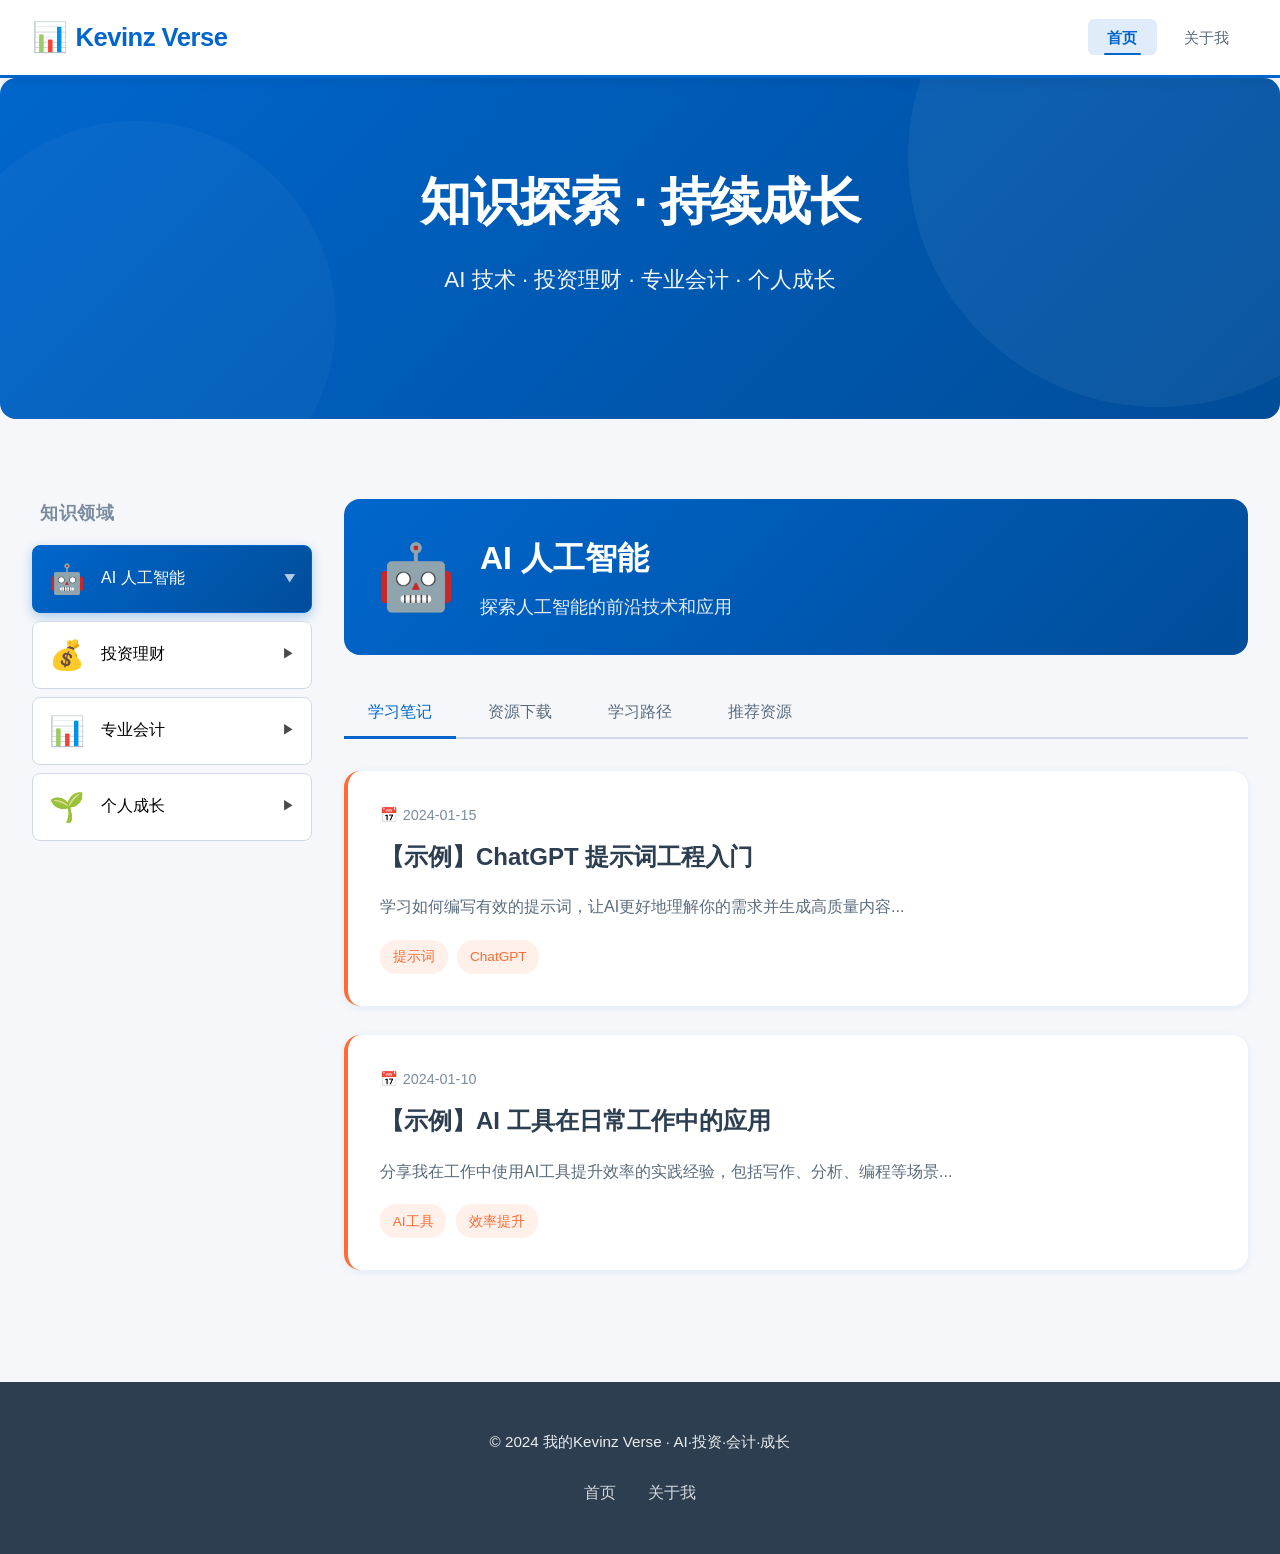
<file: index.html>
<!DOCTYPE html>
<html lang="zh-CN">
<head>
    <meta charset="UTF-8">
    <meta name="viewport" content="width=device-width, initial-scale=1.0">
    <meta name="description" content="专业Kevinz Verse - AI·投资·会计·个人成长">
    <title>首页 - 我的Kevinz Verse</title>
    <link rel="stylesheet" href="css/style.css">
</head>
<body>
    <!-- 导航栏 -->
    <nav class="navbar">
        <div class="nav-container">
            <a href="index.html" class="nav-logo">Kevinz Verse</a>
            <ul class="nav-menu">
                <li><a href="index.html" class="active">首页</a></li>
                <li><a href="about.html">关于我</a></li>
            </ul>
        </div>
    </nav>

    <!-- 主内容区 -->
    <main class="container-fluid">
        <!-- Hero 区域 -->
        <section class="hero">
            <h1 class="hero-title">知识探索 · 持续成长</h1>
            <p class="hero-subtitle">AI 技术 · 投资理财 · 专业会计 · 个人成长</p>
        </section>

        <!-- 左右分栏布局 -->
        <div class="main-layout">
            <!-- 左侧模块导航 -->
            <aside class="module-sidebar">
                <h2 class="sidebar-title">知识领域</h2>
                <nav class="module-nav">
                    <button class="module-item active" data-module="ai">
                        <span class="module-icon">🤖</span>
                        <span class="module-name">AI 人工智能</span>
                        <span class="module-arrow">▶</span>
                    </button>
                    <button class="module-item" data-module="investment">
                        <span class="module-icon">💰</span>
                        <span class="module-name">投资理财</span>
                        <span class="module-arrow">▶</span>
                    </button>
                    <button class="module-item" data-module="accounting">
                        <span class="module-icon">📊</span>
                        <span class="module-name">专业会计</span>
                        <span class="module-arrow">▶</span>
                    </button>
                    <button class="module-item" data-module="growth">
                        <span class="module-icon">🌱</span>
                        <span class="module-name">个人成长</span>
                        <span class="module-arrow">▶</span>
                    </button>
                </nav>
            </aside>

            <!-- 右侧内容区域 -->
            <div class="content-area">
                <!-- 模块内容容器 -->
                <div id="module-content">
                    <!-- AI 模块内容 -->
                    <div class="module-content active" id="module-ai">
                        <header class="module-header">
                            <div class="module-icon-large">🤖</div>
                            <div>
                                <h1 class="module-title">AI 人工智能</h1>
                                <p class="module-subtitle">探索人工智能的前沿技术和应用</p>
                            </div>
                        </header>

                        <!-- 子标签导航 -->
                        <div class="tab-nav">
                            <button class="tab-btn active" data-tab="notes">学习笔记</button>
                            <button class="tab-btn" data-tab="resources">资源下载</button>
                            <button class="tab-btn" data-tab="path">学习路径</button>
                            <button class="tab-btn" data-tab="recommend">推荐资源</button>
                        </div>

                        <!-- 学习笔记标签页 -->
                        <div class="tab-content active" data-tab="notes">
                            <div class="notes-grid">
                                <article class="note-card">
                                    <div class="note-date">2024-01-15</div>
                                    <h3 class="note-title">【示例】ChatGPT 提示词工程入门</h3>
                                    <p class="note-excerpt">学习如何编写有效的提示词，让AI更好地理解你的需求并生成高质量内容...</p>
                                    <div class="note-tags">
                                        <span class="note-tag">提示词</span>
                                        <span class="note-tag">ChatGPT</span>
                                    </div>
                                </article>
                                <article class="note-card">
                                    <div class="note-date">2024-01-10</div>
                                    <h3 class="note-title">【示例】AI 工具在日常工作中的应用</h3>
                                    <p class="note-excerpt">分享我在工作中使用AI工具提升效率的实践经验，包括写作、分析、编程等场景...</p>
                                    <div class="note-tags">
                                        <span class="note-tag">AI工具</span>
                                        <span class="note-tag">效率提升</span>
                                    </div>
                                </article>
                            </div>
                        </div>

                        <!-- 资源下载标签页 -->
                        <div class="tab-content" data-tab="resources">
                            <div class="files-grid">
                                <div class="file-card">
                                    <div class="file-icon pdf"></div>
                                    <div class="file-name">【示例】AI学习路线图.pdf</div>
                                    <div class="file-description">从入门到精通的AI学习完整路线图，包含推荐课程和资源</div>
                                    <div class="file-meta">
                                        <span>📄 PDF</span>
                                        <span>📦 5MB</span>
                                    </div>
                                    <button class="file-download-btn">⬇️ 下载文件</button>
                                </div>
                                <div class="file-card">
                                    <div class="file-icon zip"></div>
                                    <div class="file-name">【示例】提示词模板库.zip</div>
                                    <div class="file-description">精选100+个高质量提示词模板，涵盖多种应用场景</div>
                                    <div class="file-meta">
                                        <span>📦 ZIP</span>
                                        <span>📦 2MB</span>
                                    </div>
                                    <button class="file-download-btn">⬇️ 下载文件</button>
                                </div>
                            </div>
                        </div>

                        <!-- 学习路径标签页 -->
                        <div class="tab-content" data-tab="path">
                            <div class="path-timeline">
                                <div class="path-item">
                                    <div class="path-number">1</div>
                                    <div class="path-content">
                                        <h4>AI 基础认知</h4>
                                        <p>了解AI的基本概念、发展历史和应用领域</p>
                                        <div class="path-tags">
                                            <span class="tag-item">2周</span>
                                            <span class="tag-item">入门</span>
                                        </div>
                                    </div>
                                </div>
                                <div class="path-item">
                                    <div class="path-number">2</div>
                                    <div class="path-content">
                                        <h4>提示词工程</h4>
                                        <p>掌握提示词编写技巧，学会与AI高效沟通</p>
                                        <div class="path-tags">
                                            <span class="tag-item">4周</span>
                                            <span class="tag-item">进阶</span>
                                        </div>
                                    </div>
                                </div>
                                <div class="path-item">
                                    <div class="path-number">3</div>
                                    <div class="path-content">
                                        <h4>AI工具实战</h4>
                                        <p>在实际工作场景中应用各类AI工具提升效率</p>
                                        <div class="path-tags">
                                            <span class="tag-item">持续</span>
                                            <span class="tag-item">实践</span>
                                        </div>
                                    </div>
                                </div>
                            </div>
                        </div>

                        <!-- 推荐资源标签页 -->
                        <div class="tab-content" data-tab="recommend">
                            <div class="recommend-grid">
                                <div class="recommend-card">
                                    <div class="recommend-type">📚 书籍</div>
                                    <h4 class="recommend-title">【示例】《GPT-4大模型微调实战》</h4>
                                    <p class="recommend-desc">深入浅出地讲解大模型微调技术</p>
                                </div>
                                <div class="recommend-card">
                                    <div class="recommend-type">🎓 课程</div>
                                    <h4 class="recommend-title">【示例】Andrew Ng AI课程系列</h4>
                                    <p class="recommend-desc">吴恩达老师的经典AI课程</p>
                                </div>
                                <div class="recommend-card">
                                    <div class="recommend-type">🔗 网站</div>
                                    <h4 class="recommend-title">【示例】OpenAI 官方文档</h4>
                                    <p class="recommend-desc">最权威的AI技术文档和API指南</p>
                                </div>
                            </div>
                        </div>
                    </div>

                    <!-- 投资理财模块内容 -->
                    <div class="module-content" id="module-investment">
                        <header class="module-header">
                            <div class="module-icon-large">💰</div>
                            <div>
                                <h1 class="module-title">投资理财</h1>
                                <p class="module-subtitle">稳健投资，财富增值</p>
                            </div>
                        </header>

                        <!-- 子标签导航 -->
                        <div class="tab-nav">
                            <button class="tab-btn active" data-tab="notes">学习笔记</button>
                            <button class="tab-btn" data-tab="resources">资源下载</button>
                            <button class="tab-btn" data-tab="path">学习路径</button>
                            <button class="tab-btn" data-tab="recommend">推荐资源</button>
                        </div>

                        <!-- 学习笔记 -->
                        <div class="tab-content active" data-tab="notes">
                            <div class="notes-grid">
                                <article class="note-card">
                                    <div class="note-date">2024-01-12</div>
                                    <h3 class="note-title">【示例】价值投资理念与实践</h3>
                                    <p class="note-excerpt">巴菲特价值投资核心理念解读，以及如何在A股市场实践价值投资...</p>
                                    <div class="note-tags">
                                        <span class="note-tag">价值投资</span>
                                        <span class="note-tag">巴菲特</span>
                                    </div>
                                </article>
                                <article class="note-card">
                                    <div class="note-date">2024-01-08</div>
                                    <h3 class="note-title">【示例】基金定投策略分析</h3>
                                    <p class="note-excerpt">如何通过基金定投实现长期稳健收益？分享我的定投策略和经验...</p>
                                    <div class="note-tags">
                                        <span class="note-tag">基金定投</span>
                                        <span class="note-tag">稳健理财</span>
                                    </div>
                                </article>
                            </div>
                        </div>

                        <!-- 资源下载 -->
                        <div class="tab-content" data-tab="resources">
                            <div class="files-grid">
                                <div class="file-card">
                                    <div class="file-icon xls"></div>
                                    <div class="file-name">【示例】投资收益计算器.xlsx</div>
                                    <div class="file-description">用于计算投资组合的预期收益和风险评估</div>
                                    <div class="file-meta">
                                        <span>📈 XLS</span>
                                        <span>📦 1MB</span>
                                    </div>
                                    <button class="file-download-btn">⬇️ 下载文件</button>
                                </div>
                                <div class="file-card">
                                    <div class="file-icon pdf"></div>
                                    <div class="file-name">【示例】基金筛选指标.pdf</div>
                                    <div class="file-description">如何筛选优质基金的实用指南</div>
                                    <div class="file-meta">
                                        <span>📄 PDF</span>
                                        <span>📦 3MB</span>
                                    </div>
                                    <button class="file-download-btn">⬇️ 下载文件</button>
                                </div>
                            </div>
                        </div>

                        <!-- 学习路径 -->
                        <div class="tab-content" data-tab="path">
                            <div class="path-timeline">
                                <div class="path-item">
                                    <div class="path-number">1</div>
                                    <div class="path-content">
                                        <h4>理财基础</h4>
                                        <p>建立正确的理财观念，了解基本的金融知识</p>
                                        <div class="path-tags">
                                            <span class="tag-item">2周</span>
                                            <span class="tag-item">入门</span>
                                        </div>
                                    </div>
                                </div>
                                <div class="path-item">
                                    <div class="path-number">2</div>
                                    <div class="path-content">
                                        <h4>基金投资</h4>
                                        <p>学会选择和配置基金，构建投资组合</p>
                                        <div class="path-tags">
                                            <span class="tag-item">4周</span>
                                            <span class="tag-item">进阶</span>
                                        </div>
                                    </div>
                                </div>
                                <div class="path-item">
                                    <div class="path-number">3</div>
                                    <div class="path-content">
                                        <h4>股票投资</h4>
                                        <p>学习股票分析方法，进行价值投资实践</p>
                                        <div class="path-tags">
                                            <span class="tag-item">持续</span>
                                            <span class="tag-item">实践</span>
                                        </div>
                                    </div>
                                </div>
                            </div>
                        </div>

                        <!-- 推荐资源 -->
                        <div class="tab-content" data-tab="recommend">
                            <div class="recommend-grid">
                                <div class="recommend-card">
                                    <div class="recommend-type">📚 书籍</div>
                                    <h4 class="recommend-title">【示例】《聪明的投资者》</h4>
                                    <p class="recommend-desc">格雷厄姆的经典投资著作</p>
                                </div>
                                <div class="recommend-card">
                                    <div class="recommend-type">📱 APP</div>
                                    <h4 class="recommend-title">【示例】且慢</h4>
                                    <p class="recommend-desc">专业的基金投资平台</p>
                                </div>
                                <div class="recommend-card">
                                    <div class="recommend-type">🔗 网站</div>
                                    <h4 class="recommend-title">【示例】雪球</h4>
                                    <p class="recommend-desc">优质的投资社区</p>
                                </div>
                            </div>
                        </div>
                    </div>

                    <!-- 专业会计模块内容 -->
                    <div class="module-content" id="module-accounting">
                        <header class="module-header">
                            <div class="module-icon-large">📊</div>
                            <div>
                                <h1 class="module-title">专业会计</h1>
                                <p class="module-subtitle">财务专业知识的系统化整理</p>
                            </div>
                        </header>

                        <!-- 子标签导航 -->
                        <div class="tab-nav">
                            <button class="tab-btn active" data-tab="notes">学习笔记</button>
                            <button class="tab-btn" data-tab="resources">资源下载</button>
                            <button class="tab-btn" data-tab="path">学习路径</button>
                            <button class="tab-btn" data-tab="recommend">推荐资源</button>
                        </div>

                        <!-- 学习笔记 -->
                        <div class="tab-content active" data-tab="notes">
                            <div class="notes-grid">
                                <article class="note-card">
                                    <div class="note-date">2024-01-10</div>
                                    <h3 class="note-title">【示例】新收入准则解读</h3>
                                    <p class="note-excerpt">深入解析新收入准则的核心变化和实务应用要点...</p>
                                    <div class="note-tags">
                                        <span class="note-tag">收入准则</span>
                                        <span class="note-tag">会计实务</span>
                                    </div>
                                </article>
                                <article class="note-card">
                                    <div class="note-date">2024-01-05</div>
                                    <h3 class="note-title">【示例】财务报表分析技巧</h3>
                                    <p class="note-excerpt">如何通过财务报表了解企业的真实经营状况...</p>
                                    <div class="note-tags">
                                        <span class="note-tag">财务分析</span>
                                        <span class="note-tag">报表解读</span>
                                    </div>
                                </article>
                            </div>
                        </div>

                        <!-- 资源下载 -->
                        <div class="tab-content" data-tab="resources">
                            <div class="files-grid">
                                <div class="file-card">
                                    <div class="file-icon xls"></div>
                                    <div class="file-name">【示例】财务报表模板.xlsx</div>
                                    <div class="file-description">标准的企业财务报表模板，可直接使用</div>
                                    <div class="file-meta">
                                        <span>📈 XLS</span>
                                        <span>📦 2MB</span>
                                    </div>
                                    <button class="file-download-btn">⬇️ 下载文件</button>
                                </div>
                                <div class="file-card">
                                    <div class="file-icon pdf"></div>
                                    <div class="file-name">【示例】会计科目表.pdf</div>
                                    <div class="file-description">完整的会计科目对照表和说明</div>
                                    <div class="file-meta">
                                        <span>📄 PDF</span>
                                        <span>📦 1MB</span>
                                    </div>
                                    <button class="file-download-btn">⬇️ 下载文件</button>
                                </div>
                            </div>
                        </div>

                        <!-- 学习路径 -->
                        <div class="tab-content" data-tab="path">
                            <div class="path-timeline">
                                <div class="path-item">
                                    <div class="path-number">1</div>
                                    <div class="path-content">
                                        <h4>会计基础</h4>
                                        <p>掌握会计基本原理和核算方法</p>
                                        <div class="path-tags">
                                            <span class="tag-item">4周</span>
                                            <span class="tag-item">基础</span>
                                        </div>
                                    </div>
                                </div>
                                <div class="path-item">
                                    <div class="path-number">2</div>
                                    <div class="path-content">
                                        <h4>财务报表</h4>
                                        <p>学会编制和分析三大财务报表</p>
                                        <div class="path-tags">
                                            <span class="tag-item">6周</span>
                                            <span class="tag-item">进阶</span>
                                        </div>
                                    </div>
                                </div>
                                <div class="path-item">
                                    <div class="path-number">3</div>
                                    <div class="path-content">
                                        <h4>财务管理</h4>
                                        <p>深入理解企业财务决策和管理方法</p>
                                        <div class="path-tags">
                                            <span class="tag-item">持续</span>
                                            <span class="tag-item">高级</span>
                                        </div>
                                    </div>
                                </div>
                            </div>
                        </div>

                        <!-- 推荐资源 -->
                        <div class="tab-content" data-tab="recommend">
                            <div class="recommend-grid">
                                <div class="recommend-card">
                                    <div class="recommend-type">📚 书籍</div>
                                    <h4 class="recommend-title">【示例】《财务智慧》</h4>
                                    <p class="recommend-desc">通俗易懂的财务知识读物</p>
                                </div>
                                <div class="recommend-card">
                                    <div class="recommend-type">🔗 网站</div>
                                    <h4 class="recommend-title">【示例】会计视野</h4>
                                    <p class="recommend-desc">专业会计资讯平台</p>
                                </div>
                                <div class="recommend-card">
                                    <div class="recommend-type">📱 APP</div>
                                    <h4 class="recommend-title">【示例】注会帮</h4>
                                    <p class="recommend-desc">CPA考试学习助手</p>
                                </div>
                            </div>
                        </div>
                    </div>

                    <!-- 个人成长模块内容 -->
                    <div class="module-content" id="module-growth">
                        <header class="module-header">
                            <div class="module-icon-large">🌱</div>
                            <div>
                                <h1 class="module-title">个人成长</h1>
                                <p class="module-subtitle">持续学习，不断突破自我</p>
                            </div>
                        </header>

                        <!-- 子标签导航 -->
                        <div class="tab-nav">
                            <button class="tab-btn active" data-tab="notes">学习笔记</button>
                            <button class="tab-btn" data-tab="resources">资源下载</button>
                            <button class="tab-btn" data-tab="path">学习路径</button>
                            <button class="tab-btn" data-tab="recommend">推荐资源</button>
                        </div>

                        <!-- 学习笔记 -->
                        <div class="tab-content active" data-tab="notes">
                            <div class="notes-grid">
                                <article class="note-card">
                                    <div class="note-date">2024-01-15</div>
                                    <h3 class="note-title">【示例】高效学习方法总结</h3>
                                    <p class="note-excerpt">分享我在学习过程中总结的高效学习方法，包括如何制定计划、做笔记、复习...</p>
                                    <div class="note-tags">
                                        <span class="note-tag">学习方法</span>
                                        <span class="note-tag">效率提升</span>
                                    </div>
                                </article>
                                <article class="note-card">
                                    <div class="note-date">2024-01-12</div>
                                    <h3 class="note-title">【示例】时间管理实践心得</h3>
                                    <p class="note-excerpt">如何有效管理时间，提高工作和学习效率？分享我的时间管理方法和工具...</p>
                                    <div class="note-tags">
                                        <span class="note-tag">时间管理</span>
                                        <span class="note-tag">GTD</span>
                                    </div>
                                </article>
                                <article class="note-card">
                                    <div class="note-date">2024-01-08</div>
                                    <h3 class="note-title">【示例】知识管理：建立个人知识库</h3>
                                    <p class="note-excerpt">如何系统化管理个人知识，建立高效的知识库体系...</p>
                                    <div class="note-tags">
                                        <span class="note-tag">知识管理</span>
                                        <span class="note-tag">Notion</span>
                                    </div>
                                </article>
                            </div>
                        </div>

                        <!-- 资源下载 -->
                        <div class="tab-content" data-tab="resources">
                            <div class="files-grid">
                                <div class="file-card">
                                    <div class="file-icon pdf"></div>
                                    <div class="file-name">【示例】年度计划模板.pdf</div>
                                    <div class="file-description">帮助你制定年度目标和学习计划</div>
                                    <div class="file-meta">
                                        <span>📄 PDF</span>
                                        <span>📦 1MB</span>
                                    </div>
                                    <button class="file-download-btn">⬇️ 下载文件</button>
                                </div>
                                <div class="file-card">
                                    <div class="file-icon xls"></div>
                                    <div class="file-name">【示例】习惯追踪表.xlsx</div>
                                    <div class="file-description">用于追踪和培养良好习惯</div>
                                    <div class="file-meta">
                                        <span>📈 XLS</span>
                                        <span>📦 500KB</span>
                                    </div>
                                    <button class="file-download-btn">⬇️ 下载文件</button>
                                </div>
                            </div>
                        </div>

                        <!-- 学习路径 -->
                        <div class="tab-content" data-tab="path">
                            <div class="path-timeline">
                                <div class="path-item">
                                    <div class="path-number">1</div>
                                    <div class="path-content">
                                        <h4>自我认知</h4>
                                        <p>了解自己的优势和劣势，明确发展方向</p>
                                        <div class="path-tags">
                                            <span class="tag-item">2周</span>
                                            <span class="tag-item">基础</span>
                                        </div>
                                    </div>
                                </div>
                                <div class="path-item">
                                    <div class="path-number">2</div>
                                    <div class="path-content">
                                        <h4>方法建立</h4>
                                        <p>建立适合自己的学习方法和时间管理系统</p>
                                        <div class="path-tags">
                                            <span class="tag-item">4周</span>
                                            <span class="tag-item">方法</span>
                                        </div>
                                    </div>
                                </div>
                                <div class="path-item">
                                    <div class="path-number">3</div>
                                    <div class="path-content">
                                        <h4>持续实践</h4>
                                        <p>在实践中不断优化，形成个人成长体系</p>
                                        <div class="path-tags">
                                            <span class="tag-item">持续</span>
                                            <span class="tag-item">实践</span>
                                        </div>
                                    </div>
                                </div>
                            </div>
                        </div>

                        <!-- 推荐资源 -->
                        <div class="tab-content" data-tab="recommend">
                            <div class="recommend-grid">
                                <div class="recommend-card">
                                    <div class="recommend-type">📚 书籍</div>
                                    <h4 class="recommend-title">【示例】《原则》</h4>
                                    <p class="recommend-desc">达利欧的人生和工作原则</p>
                                </div>
                                <div class="recommend-card">
                                    <div class="recommend-type">📚 书籍</div>
                                    <h4 class="recommend-title">【示例】《掌控习惯》</h4>
                                    <p class="recommend-desc">如何养成好习惯、戒除坏习惯</p>
                                </div>
                                <div class="recommend-card">
                                    <div class="recommend-type">🔗 网站</div>
                                    <h4 class="recommend-title">【示例】得到</h4>
                                    <p class="recommend-desc">优质的知识服务平台</p>
                                </div>
                            </div>
                        </div>
                    </div>
                </div>
            </div>
        </div>
    </main>

    <!-- 页脚 -->
    <footer class="footer">
        <p class="footer-text">
            © 2024 我的Kevinz Verse · AI·投资·会计·成长
        </p>
        <div class="footer-links">
            <a href="index.html">首页</a>
            <a href="about.html">关于我</a>
        </div>
    </footer>

    <script src="js/main.js"></script>
    <script>
        // 模块切换逻辑
        document.addEventListener('DOMContentLoaded', function() {
            const moduleItems = document.querySelectorAll('.module-item');
            const moduleContents = document.querySelectorAll('.module-content');
            const tabBtns = document.querySelectorAll('.tab-btn');
            const tabContents = document.querySelectorAll('.tab-content');

            // 模块切换
            moduleItems.forEach(item => {
                item.addEventListener('click', function() {
                    const module = this.getAttribute('data-module');

                    // 更新模块按钮状态
                    moduleItems.forEach(i => i.classList.remove('active'));
                    this.classList.add('active');

                    // 显示对应模块内容
                    moduleContents.forEach(content => {
                        content.classList.remove('active');
                        if (content.id === 'module-' + module) {
                            content.classList.add('active');
                        }
                    });

                    // 重置标签页到第一个
                    const activeModule = document.querySelector('.module-content.active');
                    const firstTab = activeModule.querySelector('.tab-btn');
                    const firstContent = activeModule.querySelector('.tab-content');

                    activeModule.querySelectorAll('.tab-btn').forEach(btn => btn.classList.remove('active'));
                    activeModule.querySelectorAll('.tab-content').forEach(content => content.classList.remove('active'));

                    firstTab.classList.add('active');
                    firstContent.classList.add('active');
                });
            });

            // 标签页切换
            tabBtns.forEach(btn => {
                btn.addEventListener('click', function() {
                    const tab = this.getAttribute('data-tab');
                    const parentModule = this.closest('.module-content');

                    // 更新标签按钮状态
                    parentModule.querySelectorAll('.tab-btn').forEach(b => b.classList.remove('active'));
                    this.classList.add('active');

                    // 显示对应标签内容
                    parentModule.querySelectorAll('.tab-content').forEach(content => {
                        content.classList.remove('active');
                        if (content.getAttribute('data-tab') === tab) {
                            content.classList.add('active');
                        }
                    });
                });
            });
        });
    </script>
</body>
</html>
</file>
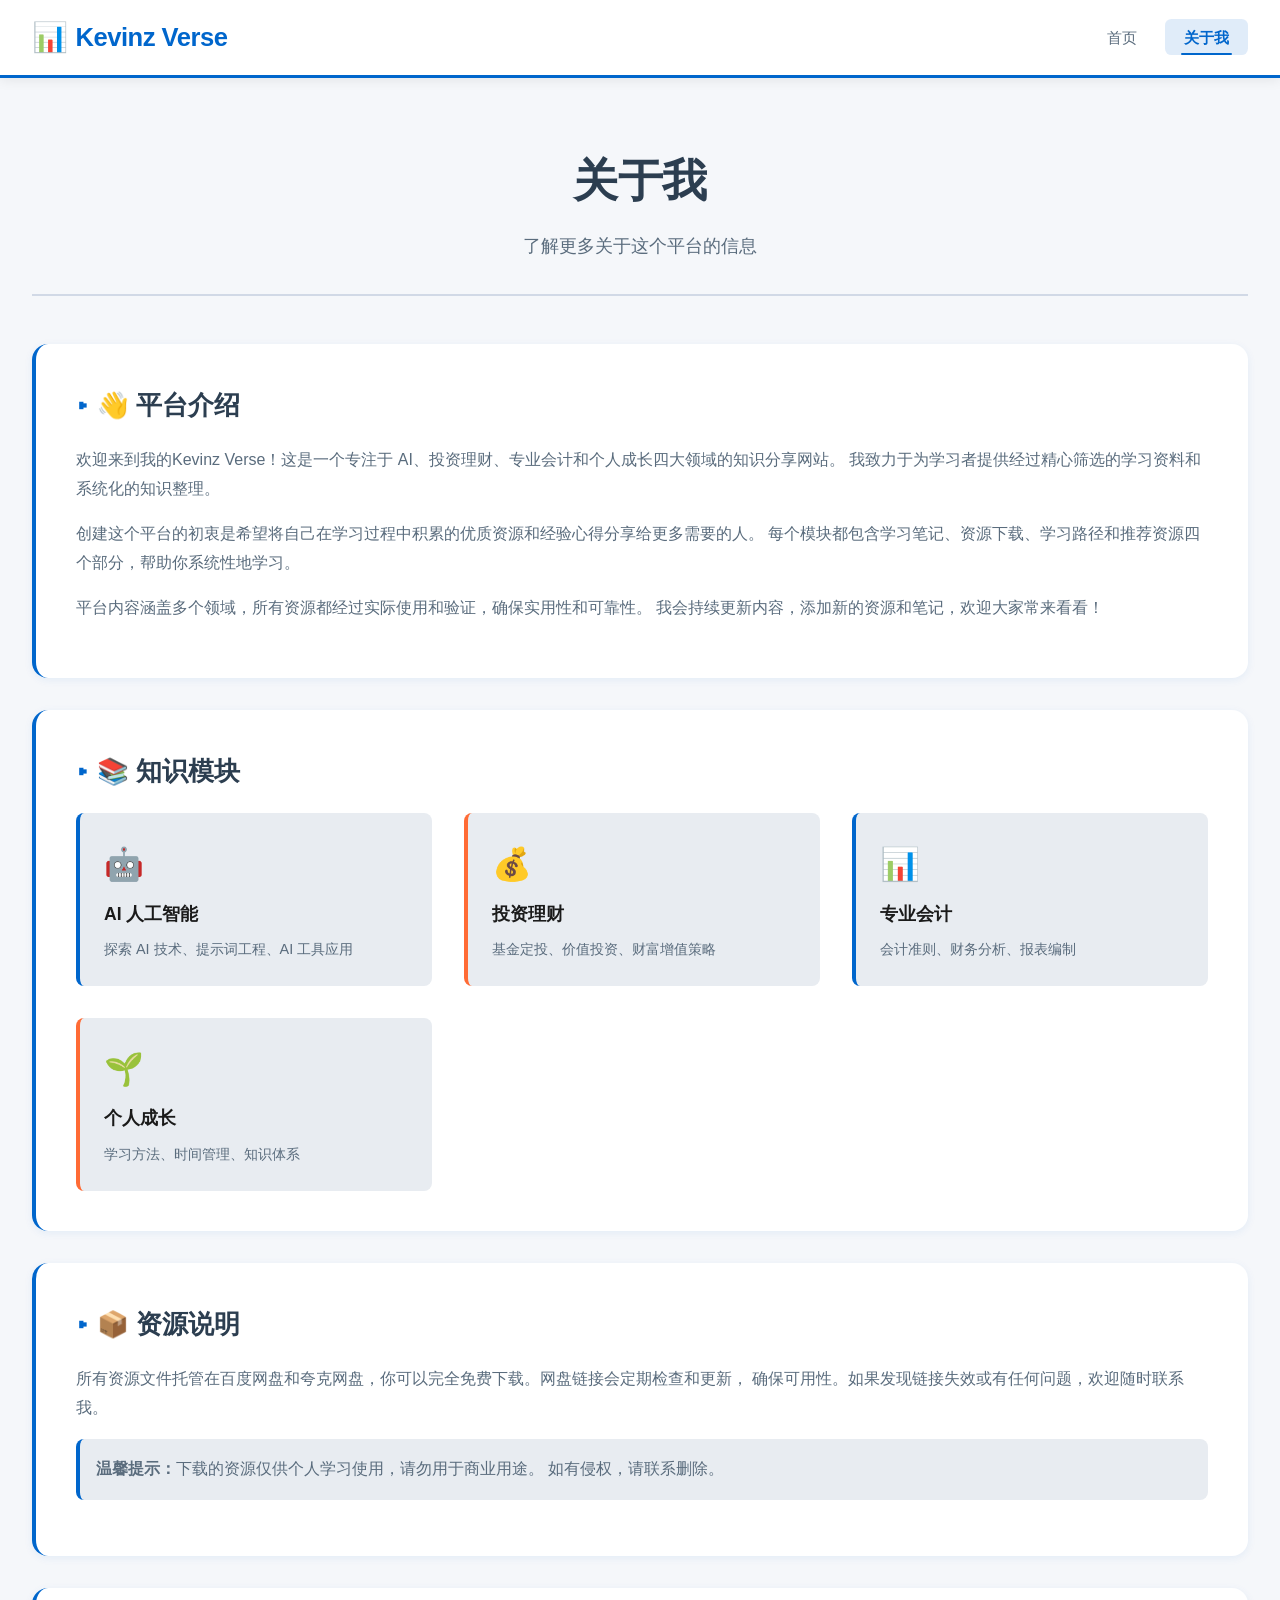
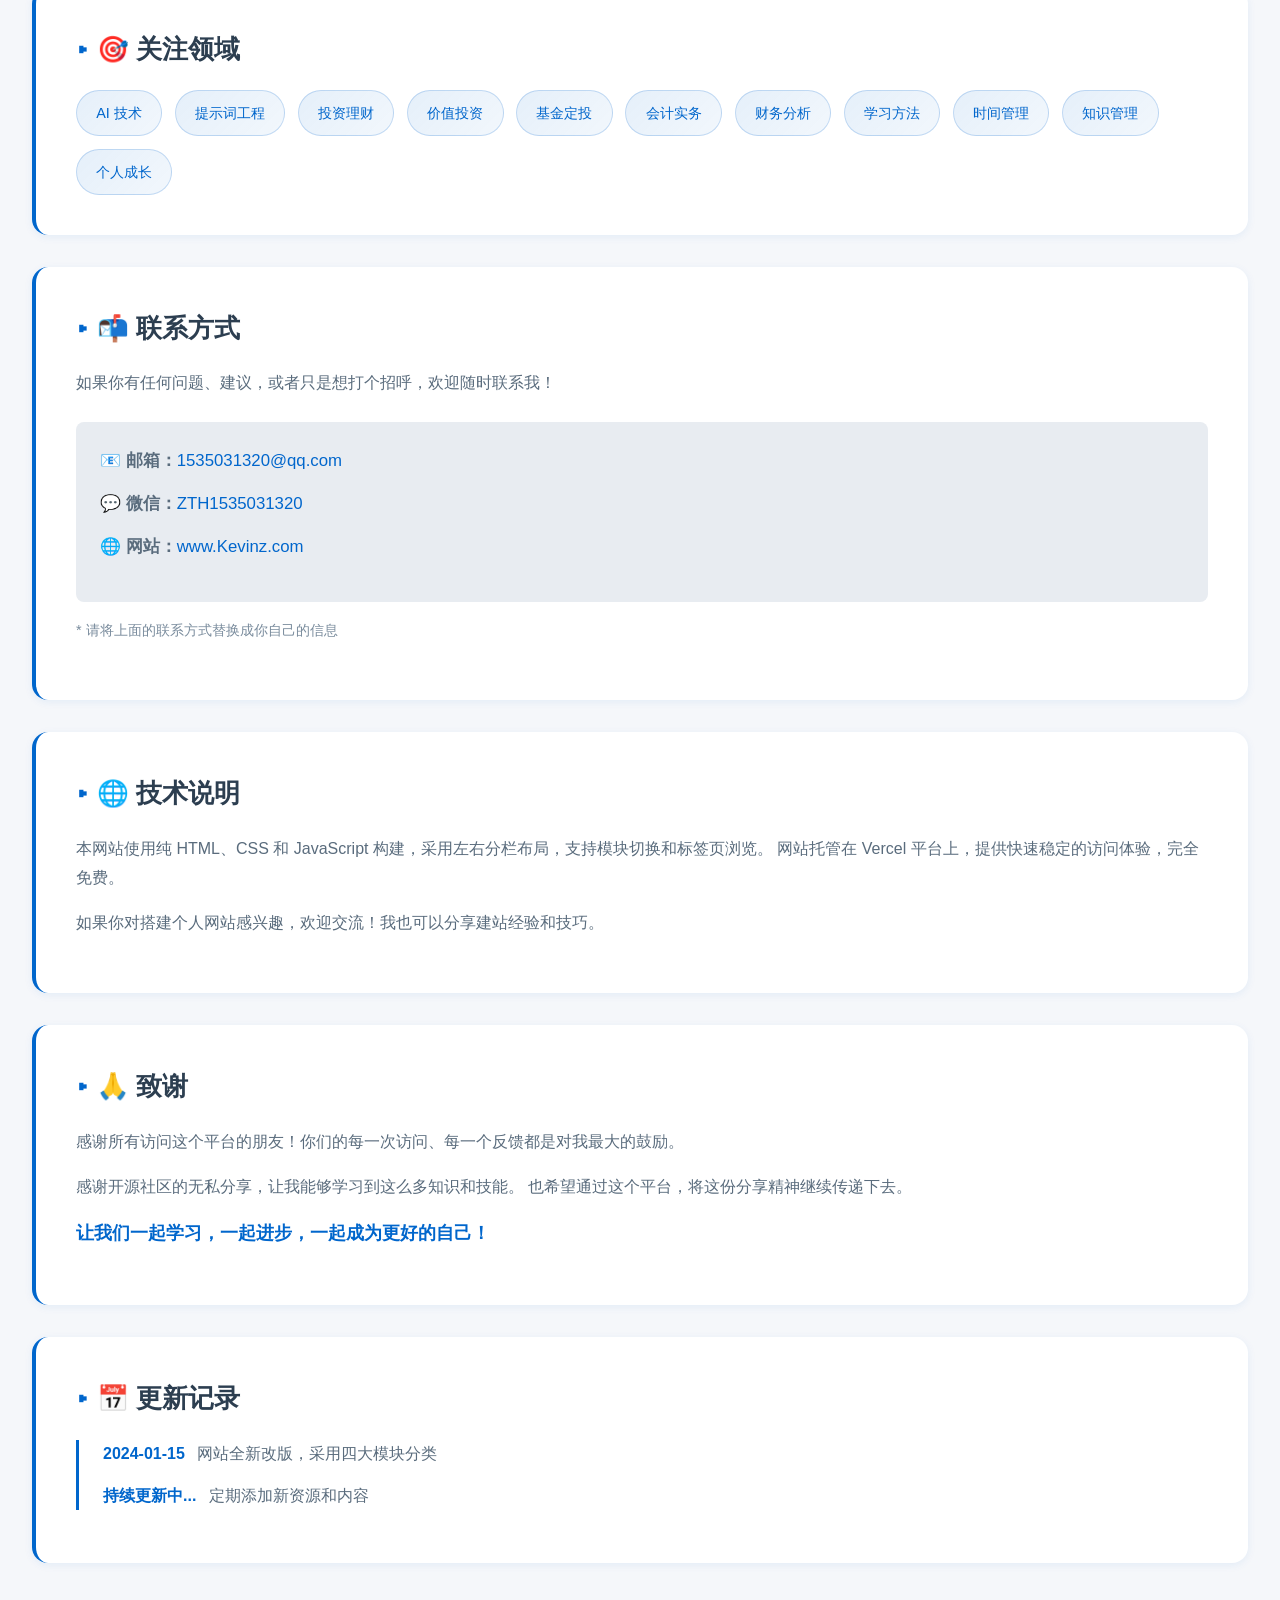
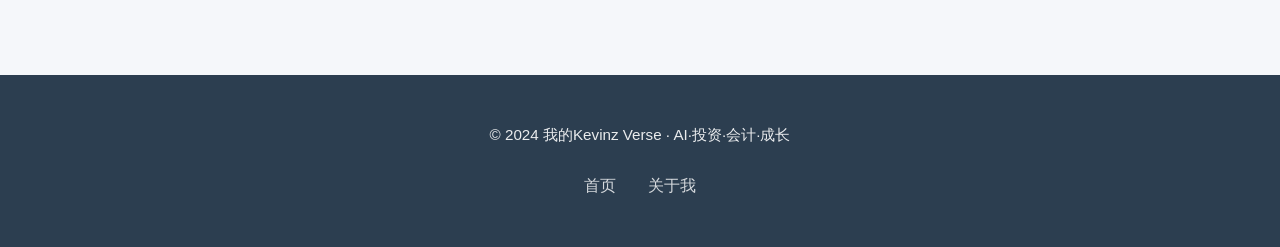
<file: about.html>
<!DOCTYPE html>
<html lang="zh-CN">
<head>
    <meta charset="UTF-8">
    <meta name="viewport" content="width=device-width, initial-scale=1.0">
    <meta name="description" content="关于我 - 了解更多平台信息">
    <title>关于我 - 我的Kevinz Verse</title>
    <link rel="stylesheet" href="css/style.css">
</head>
<body>
    <!-- 导航栏 -->
    <nav class="navbar">
        <div class="nav-container">
            <a href="index.html" class="nav-logo">Kevinz Verse</a>
            <ul class="nav-menu">
                <li><a href="index.html">首页</a></li>
                <li><a href="about.html" class="active">关于我</a></li>
            </ul>
        </div>
    </nav>

    <!-- 主内容区 -->
    <main class="container">
        <header class="page-header">
            <h1 class="page-title">关于我</h1>
            <p class="page-subtitle">了解更多关于这个平台的信息</p>
        </header>

        <!-- 平台介绍 -->
        <section class="about-content">
            <div class="about-card">
                <h3>👋 平台介绍</h3>
                <p>
                    欢迎来到我的Kevinz Verse！这是一个专注于 AI、投资理财、专业会计和个人成长四大领域的知识分享网站。
                    我致力于为学习者提供经过精心筛选的学习资料和系统化的知识整理。
                </p>
                <p>
                    创建这个平台的初衷是希望将自己在学习过程中积累的优质资源和经验心得分享给更多需要的人。
                    每个模块都包含学习笔记、资源下载、学习路径和推荐资源四个部分，帮助你系统性地学习。
                </p>
                <p>
                    平台内容涵盖多个领域，所有资源都经过实际使用和验证，确保实用性和可靠性。
                    我会持续更新内容，添加新的资源和笔记，欢迎大家常来看看！
                </p>
            </div>

            <!-- 四大模块介绍 -->
            <div class="about-card">
                <h3>📚 知识模块</h3>
                <div class="features-grid">
                    <div style="padding: 1.5rem; background: var(--bg-dark); border-radius: 0.5rem; border-left: 4px solid var(--primary-color);">
                        <div style="font-size: 2rem; margin-bottom: 0.5rem;">🤖</div>
                        <div style="font-weight: 600; margin-bottom: 0.5rem; font-size: 1.1rem;">AI 人工智能</div>
                        <div style="font-size: 0.9rem; color: var(--text-secondary);">探索 AI 技术、提示词工程、AI 工具应用</div>
                    </div>
                    <div style="padding: 1.5rem; background: var(--bg-dark); border-radius: 0.5rem; border-left: 4px solid var(--accent-color);">
                        <div style="font-size: 2rem; margin-bottom: 0.5rem;">💰</div>
                        <div style="font-weight: 600; margin-bottom: 0.5rem; font-size: 1.1rem;">投资理财</div>
                        <div style="font-size: 0.9rem; color: var(--text-secondary);">基金定投、价值投资、财富增值策略</div>
                    </div>
                    <div style="padding: 1.5rem; background: var(--bg-dark); border-radius: 0.5rem; border-left: 4px solid var(--primary-color);">
                        <div style="font-size: 2rem; margin-bottom: 0.5rem;">📊</div>
                        <div style="font-weight: 600; margin-bottom: 0.5rem; font-size: 1.1rem;">专业会计</div>
                        <div style="font-size: 0.9rem; color: var(--text-secondary);">会计准则、财务分析、报表编制</div>
                    </div>
                    <div style="padding: 1.5rem; background: var(--bg-dark); border-radius: 0.5rem; border-left: 4px solid var(--accent-color);">
                        <div style="font-size: 2rem; margin-bottom: 0.5rem;">🌱</div>
                        <div style="font-weight: 600; margin-bottom: 0.5rem; font-size: 1.1rem;">个人成长</div>
                        <div style="font-size: 0.9rem; color: var(--text-secondary);">学习方法、时间管理、知识体系</div>
                    </div>
                </div>
            </div>

            <!-- 资源说明 -->
            <div class="about-card">
                <h3>📦 资源说明</h3>
                <p>
                    所有资源文件托管在百度网盘和夸克网盘，你可以完全免费下载。网盘链接会定期检查和更新，
                    确保可用性。如果发现链接失效或有任何问题，欢迎随时联系我。
                </p>
                <p style="margin-top: 1rem; padding: 1rem; background: var(--bg-dark); border-radius: 0.5rem; border-left: 4px solid var(--primary-color);">
                    <strong>温馨提示：</strong>下载的资源仅供个人学习使用，请勿用于商业用途。
                    如有侵权，请联系删除。
                </p>
            </div>

            <!-- 技能领域 -->
            <div class="about-card">
                <h3>🎯 关注领域</h3>
                <div class="skills-grid">
                    <span class="skill-tag">AI 技术</span>
                    <span class="skill-tag">提示词工程</span>
                    <span class="skill-tag">投资理财</span>
                    <span class="skill-tag">价值投资</span>
                    <span class="skill-tag">基金定投</span>
                    <span class="skill-tag">会计实务</span>
                    <span class="skill-tag">财务分析</span>
                    <span class="skill-tag">学习方法</span>
                    <span class="skill-tag">时间管理</span>
                    <span class="skill-tag">知识管理</span>
                    <span class="skill-tag">个人成长</span>
                </div>
            </div>

            <!-- 联系方式 -->
            <div class="about-card">
                <h3>📬 联系方式</h3>
                <p>如果你有任何问题、建议，或者只是想打个招呼，欢迎随时联系我！</p>
                <div style="margin-top: 1.5rem; padding: 1.5rem; background: var(--bg-dark); border-radius: 0.5rem;">
                    <p style="margin-bottom: 0.8rem; font-size: 1.05rem;">
                        📧 <strong>邮箱：</strong><a href="mailto:your-email@example.com" style="color: var(--primary-color);">1535031320@qq.com</a>
                    </p>
                    <p style="margin-bottom: 0.8rem; font-size: 1.05rem;">
                        💬 <strong>微信：</strong><span style="color: var(--primary-color);">ZTH1535031320</span>
                    </p>
                    <p style="font-size: 1.05rem;">
                        🌐 <strong>网站：</strong><a href="#" style="color: var(--primary-color);">www.Kevinz.com</a>
                    </p>
                </div>
                <p style="margin-top: 1rem; color: var(--text-light); font-size: 0.9rem;">
                    * 请将上面的联系方式替换成你自己的信息
                </p>
            </div>

            <!-- 技术说明 -->
            <div class="about-card">
                <h3>🌐 技术说明</h3>
                <p>
                    本网站使用纯 HTML、CSS 和 JavaScript 构建，采用左右分栏布局，支持模块切换和标签页浏览。
                    网站托管在 Vercel 平台上，提供快速稳定的访问体验，完全免费。
                </p>
                <p style="margin-top: 1rem;">
                    如果你对搭建个人网站感兴趣，欢迎交流！我也可以分享建站经验和技巧。
                </p>
            </div>

            <!-- 致谢 -->
            <div class="about-card">
                <h3>🙏 致谢</h3>
                <p>
                    感谢所有访问这个平台的朋友！你们的每一次访问、每一个反馈都是对我最大的鼓励。
                </p>
                <p style="margin-top: 1rem;">
                    感谢开源社区的无私分享，让我能够学习到这么多知识和技能。
                    也希望通过这个平台，将这份分享精神继续传递下去。
                </p>
                <p style="margin-top: 1rem; font-size: 1.1rem; color: var(--primary-color); font-weight: 600;">
                    让我们一起学习，一起进步，一起成为更好的自己！
                </p>
            </div>

            <!-- 更新记录 -->
            <div class="about-card">
                <h3>📅 更新记录</h3>
                <div style="border-left: 3px solid var(--primary-color); padding-left: 1.5rem;">
                    <p style="margin-bottom: 0.8rem;">
                        <strong style="color: var(--primary-color);">2024-01-15</strong>
                        <span style="color: var(--text-secondary); margin-left: 0.5rem;">网站全新改版，采用四大模块分类</span>
                    </p>
                    <p style="margin-bottom: 0.8rem;">
                        <strong style="color: var(--primary-color);">持续更新中...</strong>
                        <span style="color: var(--text-secondary); margin-left: 0.5rem;">定期添加新资源和内容</span>
                    </p>
                </div>
            </div>
        </section>
    </main>

    <!-- 页脚 -->
    <footer class="footer">
        <p class="footer-text">
            © 2024 我的Kevinz Verse · AI·投资·会计·成长
        </p>
        <div class="footer-links">
            <a href="index.html">首页</a>
            <a href="about.html">关于我</a>
        </div>
    </footer>

    <script src="js/main.js"></script>
</body>
</html>
</file>
<file: css/style.css>
/* ==================== 全局样式 ==================== */

* {
    margin: 0;
    padding: 0;
    box-sizing: border-box;
}

:root {
    /* 专业蓝色系配色 - 参考 BI佐罗风格 */
    --primary-color: #0066cc;
    --primary-dark: #004d99;
    --primary-light: #3388cc;
    --accent-color: #ff6b35;
    --secondary-color: #2c3e50;
    --bg-color: #f5f7fa;
    --bg-dark: #e8ecf1;
    --card-bg: #ffffff;
    --text-primary: #1a1a1a;
    --text-secondary: #5a6c7d;
    --text-light: #7a8c9d;
    --border-color: #d1d9e6;
    --shadow: 0 2px 8px rgba(0, 102, 204, 0.08);
    --shadow-hover: 0 4px 20px rgba(0, 102, 204, 0.15);
    --gradient-primary: linear-gradient(135deg, #0066cc 0%, #004d99 100%);
    --gradient-accent: linear-gradient(135deg, #ff6b35 0%, #f7931e 100%);
}

body {
    font-family: -apple-system, BlinkMacSystemFont, 'Segoe UI', 'PingFang SC', 'Hiragino Sans GB',
                 'Microsoft YaHei', -apple-system, sans-serif;
    line-height: 1.7;
    color: var(--text-primary);
    background: var(--bg-color);
    min-height: 100vh;
}

a {
    text-decoration: none;
    color: inherit;
    transition: all 0.3s ease;
}

/* ==================== 导航栏 ==================== */

.navbar {
    background: var(--card-bg);
    box-shadow: 0 2px 12px rgba(0, 0, 0, 0.08);
    position: sticky;
    top: 0;
    z-index: 1000;
    border-bottom: 3px solid var(--primary-color);
}

.nav-container {
    max-width: 1400px;
    margin: 0 auto;
    padding: 0.8rem 2rem;
    display: flex;
    justify-content: space-between;
    align-items: center;
}

.nav-logo {
    font-size: 1.6rem;
    font-weight: 700;
    color: var(--primary-color);
    letter-spacing: -0.5px;
    display: flex;
    align-items: center;
    gap: 0.5rem;
}

.nav-logo::before {
    content: '📊';
    font-size: 1.8rem;
}

.nav-menu {
    display: flex;
    gap: 0.5rem;
    list-style: none;
}

.nav-menu a {
    color: var(--text-secondary);
    font-weight: 500;
    padding: 0.6rem 1.2rem;
    border-radius: 0.4rem;
    transition: all 0.3s ease;
    font-size: 0.95rem;
    position: relative;
}

.nav-menu a:hover {
    color: var(--primary-color);
    background: rgba(0, 102, 204, 0.08);
}

.nav-menu a.active {
    color: var(--primary-color);
    background: rgba(0, 102, 204, 0.12);
    font-weight: 600;
}

.nav-menu a.active::after {
    content: '';
    position: absolute;
    bottom: 0;
    left: 1rem;
    right: 1rem;
    height: 2px;
    background: var(--primary-color);
    border-radius: 1px;
}

/* ==================== 主容器 ==================== */

.container {
    max-width: 1400px;
    margin: 0 auto;
    padding: 2rem;
}

/* ==================== 页面标题 ==================== */

.page-header {
    text-align: center;
    margin-bottom: 3rem;
    padding: 2rem 0;
    border-bottom: 2px solid var(--border-color);
}

.page-title {
    font-size: 2.8rem;
    margin-bottom: 0.8rem;
    color: var(--secondary-color);
    font-weight: 700;
    letter-spacing: -0.5px;
}

.page-subtitle {
    color: var(--text-secondary);
    font-size: 1.15rem;
    font-weight: 400;
}

/* ==================== 首页 Hero 区域 ==================== */

.hero {
    text-align: center;
    padding: 5rem 3rem;
    background: var(--gradient-primary);
    color: white;
    border-radius: 1rem;
    margin-bottom: 3rem;
    position: relative;
    overflow: hidden;
}

.hero::before {
    content: '';
    position: absolute;
    top: -50%;
    right: -10%;
    width: 500px;
    height: 500px;
    background: rgba(255, 255, 255, 0.05);
    border-radius: 50%;
}

.hero::after {
    content: '';
    position: absolute;
    bottom: -30%;
    left: -5%;
    width: 400px;
    height: 400px;
    background: rgba(255, 255, 255, 0.03);
    border-radius: 50%;
}

.hero-avatar {
    width: 130px;
    height: 130px;
    border-radius: 50%;
    border: 5px solid rgba(255, 255, 255, 0.3);
    margin-bottom: 2rem;
    box-shadow: 0 8px 24px rgba(0, 0, 0, 0.2);
    position: relative;
    z-index: 1;
}

.hero-title {
    font-size: 3.2rem;
    margin-bottom: 1rem;
    font-weight: 700;
    letter-spacing: -1px;
    position: relative;
    z-index: 1;
}

.hero-subtitle {
    font-size: 1.4rem;
    opacity: 0.95;
    margin-bottom: 2.5rem;
    font-weight: 300;
    position: relative;
    z-index: 1;
}

.hero-buttons {
    display: flex;
    gap: 1rem;
    justify-content: center;
    position: relative;
    z-index: 1;
}

.btn {
    padding: 0.9rem 2.5rem;
    border-radius: 0.5rem;
    font-weight: 600;
    transition: all 0.3s ease;
    cursor: pointer;
    border: none;
    font-size: 1rem;
    letter-spacing: 0.3px;
}

.btn-primary {
    background: white;
    color: var(--primary-color);
    box-shadow: 0 4px 12px rgba(0, 0, 0, 0.15);
}

.btn-primary:hover {
    transform: translateY(-3px);
    box-shadow: 0 6px 20px rgba(0, 0, 0, 0.25);
}

.btn-secondary {
    background: transparent;
    color: white;
    border: 2px solid rgba(255, 255, 255, 0.8);
}

.btn-secondary:hover {
    background: white;
    color: var(--primary-color);
    border-color: white;
}

/* ==================== 特色区域 ==================== */

.features-section {
    margin: 4rem 0;
}

.section-title {
    text-align: center;
    font-size: 2rem;
    margin-bottom: 2rem;
    color: var(--secondary-color);
    font-weight: 700;
}

.features-grid {
    display: grid;
    grid-template-columns: repeat(auto-fit, minmax(280px, 1fr));
    gap: 2rem;
}

.feature-card {
    background: var(--card-bg);
    padding: 2rem;
    border-radius: 1rem;
    box-shadow: var(--shadow);
    transition: all 0.3s ease;
    text-align: center;
    border-top: 4px solid var(--primary-color);
}

.feature-card:hover {
    box-shadow: var(--shadow-hover);
    transform: translateY(-5px);
}

.feature-icon {
    font-size: 3rem;
    margin-bottom: 1rem;
}

.feature-title {
    font-size: 1.3rem;
    font-weight: 600;
    margin-bottom: 0.8rem;
    color: var(--secondary-color);
}

.feature-description {
    color: var(--text-secondary);
    line-height: 1.6;
}

/* ==================== 卡片样式 ==================== */

.card {
    background: var(--card-bg);
    border-radius: 1rem;
    padding: 2rem;
    box-shadow: var(--shadow);
    transition: all 0.3s ease;
    border-left: 4px solid var(--primary-color);
}

.card:hover {
    box-shadow: var(--shadow-hover);
}

/* ==================== 文件下载区域 ==================== */

.files-section {
    margin-bottom: 3.5rem;
}

.category-header {
    display: flex;
    align-items: center;
    gap: 0.8rem;
    margin-bottom: 1.8rem;
    padding-bottom: 1rem;
    border-bottom: 3px solid var(--primary-color);
}

.category-icon {
    font-size: 2.2rem;
    background: rgba(0, 102, 204, 0.1);
    width: 60px;
    height: 60px;
    display: flex;
    align-items: center;
    justify-content: center;
    border-radius: 0.5rem;
}

.category-title {
    font-size: 1.6rem;
    font-weight: 700;
    color: var(--secondary-color);
}

.category-count {
    margin-left: auto;
    background: var(--primary-color);
    color: white;
    padding: 0.3rem 0.8rem;
    border-radius: 1rem;
    font-size: 0.85rem;
    font-weight: 600;
}

.files-grid {
    display: grid;
    grid-template-columns: repeat(auto-fill, minmax(300px, 1fr));
    gap: 1.8rem;
}

.file-card {
    background: var(--card-bg);
    border-radius: 1rem;
    padding: 1.8rem;
    box-shadow: var(--shadow);
    transition: all 0.3s ease;
    display: flex;
    flex-direction: column;
    border: 1px solid var(--border-color);
    position: relative;
    overflow: hidden;
}

.file-card::before {
    content: '';
    position: absolute;
    top: 0;
    left: 0;
    right: 0;
    height: 4px;
    background: var(--gradient-primary);
}

.file-card:hover {
    box-shadow: var(--shadow-hover);
    transform: translateY(-6px);
    border-color: var(--primary-color);
}

.file-icon {
    font-size: 3.5rem;
    margin-bottom: 1rem;
    text-align: center;
}

.file-name {
    font-size: 1.2rem;
    font-weight: 600;
    margin-bottom: 0.6rem;
    color: var(--secondary-color);
    line-height: 1.4;
}

.file-description {
    color: var(--text-secondary);
    font-size: 0.92rem;
    margin-bottom: 1rem;
    flex-grow: 1;
    line-height: 1.6;
}

.file-meta {
    display: flex;
    gap: 1rem;
    color: var(--text-light);
    font-size: 0.82rem;
    margin-bottom: 1rem;
    padding: 0.8rem;
    background: var(--bg-dark);
    border-radius: 0.5rem;
}

.file-meta span {
    display: flex;
    align-items: center;
    gap: 0.3rem;
}

.file-download-btn {
    width: 100%;
    padding: 0.85rem;
    background: var(--gradient-primary);
    color: white;
    border: none;
    border-radius: 0.5rem;
    font-weight: 600;
    cursor: pointer;
    transition: all 0.3s ease;
    text-align: center;
    font-size: 0.95rem;
    display: flex;
    align-items: center;
    justify-content: center;
    gap: 0.5rem;
}

.file-download-btn::before {
    content: '⬇️';
}

.file-download-btn:hover {
    transform: translateY(-2px);
    box-shadow: 0 4px 12px rgba(0, 102, 204, 0.3);
}

/* 文件类型图标 */
.file-icon.pdf::before { content: '📄'; }
.file-icon.doc::before { content: '📝'; }
.file-icon.ppt::before { content: '📊'; }
.file-icon.xls::before { content: '📈'; }
.file-icon.zip::before { content: '📦'; }
.file-icon.rar::before { content: '📦'; }
.file-icon.exe::before { content: '💻'; }
.file-icon.apk::before { content: '📱'; }
.file-icon.jpg::before,
.file-icon.png::before,
.file-icon.gif::before,
.file-icon.image::before { content: '🖼️'; }
.file-icon.mp4::before,
.file-icon.mkv::before,
.file-icon.video::before { content: '🎬'; }
.file-icon.mp3::before,
.file-icon.audio::before { content: '🎵'; }
.file-icon.default::before { content: '📁'; }

/* 文件类型标签 */
.file-type-badge {
    display: inline-block;
    padding: 0.25rem 0.6rem;
    background: var(--primary-color);
    color: white;
    border-radius: 0.3rem;
    font-size: 0.75rem;
    font-weight: 600;
    text-transform: uppercase;
}

/* ==================== 关于我页面 ==================== */

.about-content {
    display: grid;
    gap: 2rem;
}

.about-card {
    background: var(--card-bg);
    border-radius: 1rem;
    padding: 2.5rem;
    box-shadow: var(--shadow);
    border-left: 4px solid var(--primary-color);
}

.about-card h3 {
    font-size: 1.6rem;
    margin-bottom: 1.2rem;
    color: var(--secondary-color);
    font-weight: 700;
    display: flex;
    align-items: center;
    gap: 0.5rem;
}

.about-card h3::before {
    content: '▸';
    color: var(--primary-color);
}

.about-card p {
    line-height: 1.8;
    color: var(--text-secondary);
    margin-bottom: 1rem;
}

.skills-grid {
    display: flex;
    flex-wrap: wrap;
    gap: 0.8rem;
}

.skill-tag {
    background: linear-gradient(135deg, rgba(0, 102, 204, 0.1), rgba(0, 102, 204, 0.05));
    color: var(--primary-color);
    padding: 0.6rem 1.2rem;
    border-radius: 2rem;
    font-size: 0.9rem;
    font-weight: 500;
    border: 1px solid rgba(0, 102, 204, 0.2);
    transition: all 0.3s ease;
}

.skill-tag:hover {
    background: var(--primary-color);
    color: white;
    transform: translateY(-2px);
}

/* ==================== 学习笔记页面 ==================== */

.notes-grid {
    display: grid;
    gap: 1.8rem;
}

.note-card {
    background: var(--card-bg);
    border-radius: 1rem;
    padding: 2rem;
    box-shadow: var(--shadow);
    transition: all 0.3s ease;
    cursor: pointer;
    border-left: 4px solid var(--accent-color);
}

.note-card:hover {
    box-shadow: var(--shadow-hover);
    transform: translateX(5px);
}

.note-date {
    color: var(--text-light);
    font-size: 0.9rem;
    margin-bottom: 0.6rem;
    display: flex;
    align-items: center;
    gap: 0.3rem;
}

.note-date::before {
    content: '📅';
}

.note-title {
    font-size: 1.5rem;
    font-weight: 600;
    margin-bottom: 1rem;
    color: var(--secondary-color);
}

.note-excerpt {
    color: var(--text-secondary);
    font-size: 1rem;
    line-height: 1.7;
}

.note-tags {
    display: flex;
    gap: 0.6rem;
    margin-top: 1.2rem;
    flex-wrap: wrap;
}

.note-tag {
    background: rgba(255, 107, 53, 0.1);
    color: var(--accent-color);
    padding: 0.35rem 0.8rem;
    border-radius: 1rem;
    font-size: 0.85rem;
    font-weight: 500;
}

/* ==================== 页脚 ==================== */

.footer {
    background: var(--secondary-color);
    color: white;
    padding: 3rem 2rem;
    text-align: center;
    margin-top: 5rem;
}

.footer-text {
    opacity: 0.9;
    font-size: 0.95rem;
    line-height: 1.6;
}

.footer-links {
    display: flex;
    justify-content: center;
    gap: 2rem;
    margin-top: 1.5rem;
}

.footer-links a {
    color: rgba(255, 255, 255, 0.8);
    transition: color 0.3s ease;
}

.footer-links a:hover {
    color: white;
}

/* ==================== 空状态 ==================== */

.empty-state {
    text-align: center;
    padding: 5rem 2rem;
    color: var(--text-secondary);
    background: var(--card-bg);
    border-radius: 1rem;
    border: 2px dashed var(--border-color);
}

.empty-state-icon {
    font-size: 5rem;
    margin-bottom: 1.5rem;
    opacity: 0.6;
}

.empty-state-text {
    font-size: 1.3rem;
    font-weight: 500;
}

/* ==================== 统计数字 ==================== */

.stats-section {
    display: grid;
    grid-template-columns: repeat(auto-fit, minmax(200px, 1fr));
    gap: 2rem;
    margin: 3rem 0;
}

.stat-card {
    background: var(--gradient-primary);
    color: white;
    padding: 2rem;
    border-radius: 1rem;
    text-align: center;
    box-shadow: var(--shadow);
}

.stat-number {
    font-size: 3rem;
    font-weight: 700;
    margin-bottom: 0.5rem;
}

.stat-label {
    font-size: 1rem;
    opacity: 0.9;
}

/* ==================== 响应式设计 ==================== */

@media (max-width: 768px) {
    .nav-container {
        flex-direction: column;
        gap: 1rem;
    }

    .nav-menu {
        gap: 0.3rem;
        flex-wrap: wrap;
        justify-content: center;
    }

    .nav-menu a {
        padding: 0.5rem 0.8rem;
        font-size: 0.85rem;
    }

    .hero {
        padding: 3rem 1.5rem;
    }

    .hero-title {
        font-size: 2.2rem;
    }

    .hero-subtitle {
        font-size: 1.1rem;
    }

    .hero-buttons {
        flex-direction: column;
    }

    .files-grid {
        grid-template-columns: 1fr;
    }

    .container {
        padding: 1rem;
    }

    .page-title {
        font-size: 2rem;
    }

    .features-grid {
        grid-template-columns: 1fr;
    }

    .stats-section {
        grid-template-columns: repeat(2, 1fr);
    }
}

/* ==================== 加载动画 ==================== */

.loading {
    text-align: center;
    padding: 5rem;
    color: var(--text-secondary);
    font-size: 1.1rem;
}

.loading::after {
    content: '...';
    animation: dots 1.5s steps(4, end) infinite;
}

@keyframes dots {
    0%, 20% { content: '.'; }
    40% { content: '..'; }
    60%, 100% { content: '...'; }
}

/* ==================== 搜索框 ==================== */

.search-box {
    max-width: 500px;
    margin: 0 auto 3rem;
    position: relative;
}

.search-input {
    width: 100%;
    padding: 1rem 1.5rem;
    padding-left: 3rem;
    border: 2px solid var(--border-color);
    border-radius: 2rem;
    font-size: 1rem;
    transition: all 0.3s ease;
    background: var(--card-bg);
}

.search-input:focus {
    outline: none;
    border-color: var(--primary-color);
    box-shadow: 0 0 0 4px rgba(0, 102, 204, 0.1);
}

.search-box::before {
    content: '🔍';
    position: absolute;
    left: 1.2rem;
    top: 50%;
    transform: translateY(-50%);
    font-size: 1.2rem;
}

/* ==================== 标签云 ==================== */

.tags-cloud {
    display: flex;
    flex-wrap: wrap;
    gap: 0.8rem;
    justify-content: center;
    margin: 2rem 0;
}

.tag-item {
    background: var(--card-bg);
    color: var(--text-secondary);
    padding: 0.6rem 1.2rem;
    border-radius: 2rem;
    font-size: 0.9rem;
    border: 1px solid var(--border-color);
    transition: all 0.3s ease;
    cursor: pointer;
}

.tag-item:hover {
    background: var(--primary-color);
    color: white;
    border-color: var(--primary-color);
    transform: translateY(-2px);
}

/* ==================== 全宽容器 ==================== */

.container-fluid {
    width: 100%;
    padding: 0;
}

/* ==================== 主布局 - 左右分栏 ==================== */

.main-layout {
    display: grid;
    grid-template-columns: 280px 1fr;
    gap: 2rem;
    max-width: 1600px;
    margin: 0 auto;
    padding: 2rem;
    min-height: calc(100vh - 400px);
}

/* ==================== 模块侧边栏 ==================== */

.module-sidebar {
    position: sticky;
    top: 100px;
    height: fit-content;
}

.sidebar-title {
    font-size: 1.1rem;
    font-weight: 600;
    color: var(--text-light);
    margin-bottom: 1rem;
    padding: 0 0.5rem;
    text-transform: uppercase;
    letter-spacing: 0.5px;
}

.module-nav {
    display: flex;
    flex-direction: column;
    gap: 0.5rem;
}

.module-item {
    display: flex;
    align-items: center;
    gap: 1rem;
    padding: 1rem;
    background: var(--card-bg);
    border: 1px solid var(--border-color);
    border-radius: 0.5rem;
    cursor: pointer;
    transition: all 0.3s ease;
    text-align: left;
    font-size: 1rem;
}

.module-item:hover {
    background: var(--bg-dark);
    border-color: var(--primary-color);
    transform: translateX(5px);
}

.module-item.active {
    background: var(--gradient-primary);
    color: white;
    border-color: var(--primary-color);
    box-shadow: 0 4px 12px rgba(0, 102, 204, 0.3);
}

.module-item.active .module-arrow {
    transform: rotate(90deg);
}

.module-icon {
    font-size: 1.8rem;
    flex-shrink: 0;
}

.module-name {
    flex-grow: 1;
    font-weight: 500;
}

.module-arrow {
    font-size: 0.8rem;
    transition: transform 0.3s ease;
    opacity: 0.7;
}

/* ==================== 内容区域 ==================== */

.content-area {
    min-width: 0;
}

.module-content {
    display: none;
}

.module-content.active {
    display: block;
}

/* ==================== 模块头部 ==================== */

.module-header {
    display: flex;
    align-items: center;
    gap: 1.5rem;
    margin-bottom: 2rem;
    padding: 2rem;
    background: var(--gradient-primary);
    border-radius: 1rem;
    color: white;
}

.module-icon-large {
    font-size: 4rem;
    line-height: 1;
}

.module-title {
    font-size: 2rem;
    font-weight: 700;
    margin-bottom: 0.5rem;
}

.module-subtitle {
    opacity: 0.9;
    font-size: 1.1rem;
}

/* ==================== 标签页导航 ==================== */

.tab-nav {
    display: flex;
    gap: 0.5rem;
    margin-bottom: 2rem;
    border-bottom: 2px solid var(--border-color);
    padding-bottom: 0;
}

.tab-btn {
    padding: 0.8rem 1.5rem;
    background: transparent;
    border: none;
    border-bottom: 3px solid transparent;
    color: var(--text-secondary);
    font-size: 1rem;
    font-weight: 500;
    cursor: pointer;
    transition: all 0.3s ease;
    position: relative;
    bottom: -2px;
}

.tab-btn:hover {
    color: var(--primary-color);
}

.tab-btn.active {
    color: var(--primary-color);
    border-bottom-color: var(--primary-color);
}

/* ==================== 标签页内容 ==================== */

.tab-content {
    display: none;
}

.tab-content.active {
    display: block;
}

/* ==================== 学习路径时间线 ==================== */

.path-timeline {
    display: flex;
    flex-direction: column;
    gap: 1.5rem;
}

.path-item {
    display: flex;
    gap: 1.5rem;
    align-items: flex-start;
}

.path-number {
    width: 50px;
    height: 50px;
    display: flex;
    align-items: center;
    justify-content: center;
    background: var(--gradient-primary);
    color: white;
    border-radius: 50%;
    font-size: 1.5rem;
    font-weight: 700;
    flex-shrink: 0;
    box-shadow: 0 4px 12px rgba(0, 102, 204, 0.3);
}

.path-content {
    flex-grow: 1;
    background: var(--card-bg);
    padding: 1.5rem;
    border-radius: 1rem;
    border-left: 4px solid var(--primary-color);
    box-shadow: var(--shadow);
}

.path-content h4 {
    font-size: 1.2rem;
    font-weight: 600;
    margin-bottom: 0.5rem;
    color: var(--secondary-color);
}

.path-content p {
    color: var(--text-secondary);
    line-height: 1.6;
    margin-bottom: 1rem;
}

.path-tags {
    display: flex;
    gap: 0.5rem;
    flex-wrap: wrap;
}

/* ==================== 推荐资源卡片 ==================== */

.recommend-grid {
    display: grid;
    grid-template-columns: repeat(auto-fill, minmax(280px, 1fr));
    gap: 1.5rem;
}

.recommend-card {
    background: var(--card-bg);
    padding: 1.5rem;
    border-radius: 1rem;
    box-shadow: var(--shadow);
    transition: all 0.3s ease;
    border: 1px solid var(--border-color);
}

.recommend-card:hover {
    box-shadow: var(--shadow-hover);
    transform: translateY(-4px);
    border-color: var(--primary-color);
}

.recommend-type {
    display: inline-block;
    padding: 0.3rem 0.8rem;
    background: var(--gradient-accent);
    color: white;
    border-radius: 1rem;
    font-size: 0.8rem;
    font-weight: 600;
    margin-bottom: 1rem;
}

.recommend-title {
    font-size: 1.1rem;
    font-weight: 600;
    margin-bottom: 0.5rem;
    color: var(--secondary-color);
}

.recommend-desc {
    color: var(--text-secondary);
    font-size: 0.9rem;
    line-height: 1.5;
}

/* ==================== 响应式设计 - 分栏布局 ==================== */

@media (max-width: 1024px) {
    .main-layout {
        grid-template-columns: 1fr;
        gap: 2rem;
    }

    .module-sidebar {
        position: static;
    }

    .module-nav {
        flex-direction: row;
        overflow-x: auto;
        padding-bottom: 0.5rem;
    }

    .module-item {
        min-width: 150px;
    }

    .module-header {
        flex-direction: column;
        text-align: center;
    }
}

@media (max-width: 768px) {
    .main-layout {
        padding: 1rem;
    }

    .module-title {
        font-size: 1.6rem;
    }

    .tab-nav {
        overflow-x: auto;
        white-space: nowrap;
    }

    .tab-btn {
        padding: 0.6rem 1rem;
        font-size: 0.9rem;
    }

    .recommend-grid {
        grid-template-columns: 1fr;
    }

    .path-item {
        flex-direction: column;
    }

    .path-content {
        width: 100%;
    }
}
</file>
